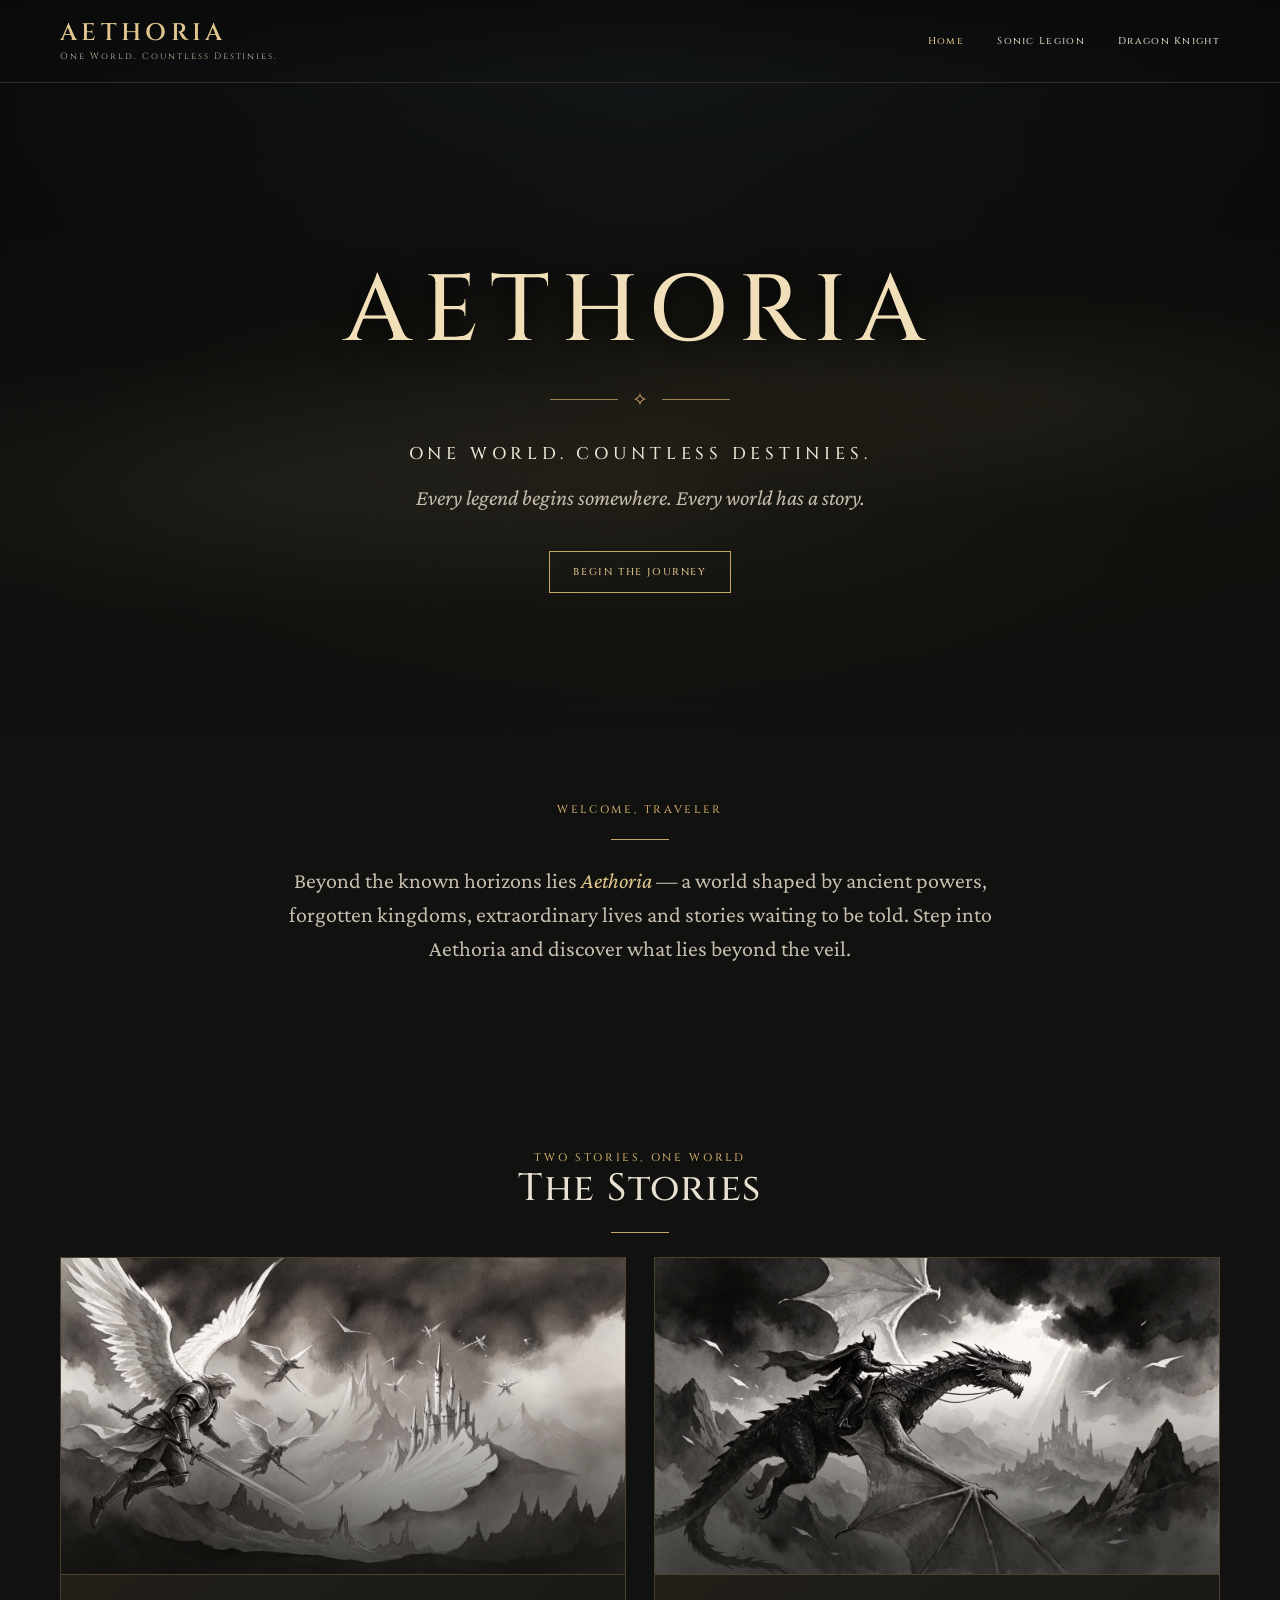
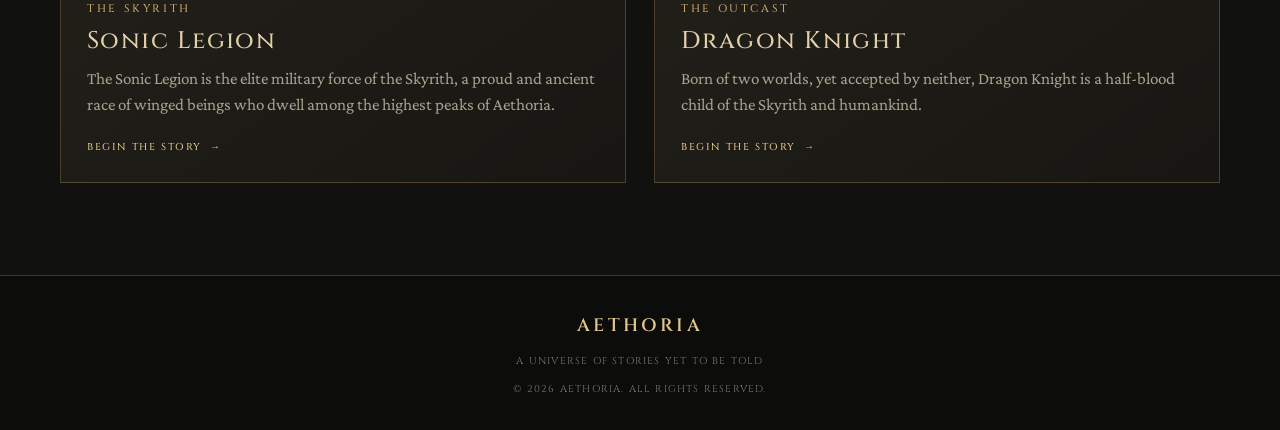
<file: index.html>
<!DOCTYPE html>
<html lang="en">
<head>
  <!-- Google Tag Manager -->
  <script>(function(w,d,s,l,i){w[l]=w[l]||[];w[l].push({'gtm.start':
  new Date().getTime(),event:'gtm.js'});var f=d.getElementsByTagName(s)[0],
  j=d.createElement(s),dl=l!='dataLayer'?'&l='+l:'';j.async=true;j.src=
  'https://www.googletagmanager.com/gtm.js?id='+i+dl;f.parentNode.insertBefore(j,f);
  })(window,document,'script','dataLayer','GTM-55S8BMSV');</script>
  <!-- End Google Tag Manager -->
  <meta charset="UTF-8" />
  <meta name="viewport" content="width=device-width, initial-scale=1.0" />
  <meta name="description" content="Aethoria — an epic fantasy universe of stories, kingdoms, legends and forgotten mysteries." />
  <title>AETHORIA</title>
  <link rel="icon" href="assets/icons/favicon.ico" sizes="any">
  <link rel="icon" type="image/png" sizes="32x32" href="assets/icons/favicon-32x32.png">
  <link rel="icon" type="image/png" sizes="16x16" href="assets/icons/favicon-16x16.png">
  <link rel="apple-touch-icon" sizes="180x180" href="assets/icons/apple-touch-icon.png">
  <link rel="preconnect" href="https://fonts.googleapis.com">
  <link rel="preconnect" href="https://fonts.gstatic.com" crossorigin>
  <link href="https://fonts.googleapis.com/css2?family=Cinzel:wght@400;500;600;700&family=Crimson+Pro:wght@400;500;600&display=swap" rel="stylesheet">
  <link rel="stylesheet" href="assets/style.css">
  <script>document.documentElement.classList.add("js");</script>
  <script src="assets/main.js" defer></script>
</head>
<body>
  <!-- Google Tag Manager (noscript) -->
  <noscript><iframe src="https://www.googletagmanager.com/ns.html?id=GTM-55S8BMSV"
  height="0" width="0" style="display:none;visibility:hidden"></iframe></noscript>
  <!-- End Google Tag Manager (noscript) -->
  <header class="site-header">
    <div class="container nav">
      <a class="brand" href="index.html">AETHORIA<small>One World. Countless Destinies.</small></a>
      <button class="menu-toggle" type="button" aria-label="Toggle navigation" aria-controls="site-nav" aria-expanded="false">MENU</button>
      <nav class="nav-links" id="site-nav" aria-label="Main navigation">
        <a href="index.html" aria-current="page">Home</a>
        <a href="sonic-legion.html">Sonic Legion</a>
        <a href="dragon-knight.html">Dragon Knight</a>
      </nav>
    </div>
  </header>

  <main>
    <!-- Hero image: set --hero-image in assets/style.css (IMAGE SLOTS) -->
    <section class="hero" id="home">
      <div class="hero-content">
        <h1>AETHORIA</h1>
        <div class="hero-rule">✧</div>
        <p class="hero-tagline">One World. Countless Destinies.</p>
        <p class="hero-subline">Every legend begins somewhere. Every world has a story.</p>
        <a class="button" href="#stories">Begin the journey</a>
      </div>
    </section>

    <section class="section intro">
      <div class="container reveal">
        <div class="eyebrow">Welcome, traveler</div>
        <div class="gold-line center"></div>
        <p class="intro-copy">
          Beyond the known horizons lies <em>Aethoria</em> — a world shaped by ancient powers,
          forgotten kingdoms, extraordinary lives and stories waiting to be told.
          Step into Aethoria and discover what lies beyond the veil.
        </p>
      </div>
    </section>

    <section class="section stories" id="stories">
      <div class="container">
        <div class="reveal">
          <div class="eyebrow">Two stories, one world</div>
          <h2 class="section-heading">The Stories</h2>
          <div class="gold-line center"></div>
        </div>
        <div class="story-grid">
          <a class="story-card reveal" href="sonic-legion.html">
            <!-- Card image: set --art-image for .story-art--sonic in assets/style.css -->
            <div class="story-art story-art--sonic" role="img" aria-label="Winged Skyrith warriors of the Sonic Legion flying over the mountain peaks"></div>
            <div class="story-body">
              <div class="eyebrow">The Skyrith</div>
              <h3>Sonic Legion</h3>
              <p>The Sonic Legion is the elite military force of the Skyrith,
                a proud and ancient race of winged beings who dwell among the highest peaks of Aethoria.</p>
              <span class="story-link">Begin the story</span>
            </div>
          </a>
          <a class="story-card reveal" href="dragon-knight.html">
            <!-- Card image: set --art-image for .story-art--dragon in assets/style.css -->
            <div class="story-art story-art--dragon" role="img" aria-label="Dragon Knight riding his dragon above the mountains"></div>
            <div class="story-body">
              <div class="eyebrow">The Outcast</div>
              <h3>Dragon Knight</h3>
              <p>Born of two worlds, yet accepted by neither, Dragon Knight is a half-blood child of the Skyrith and humankind.</p>
              <span class="story-link">Begin the story</span>
            </div>
          </a>
        </div>
      </div>
    </section>
  </main>

  <footer>
    <a class="brand" href="index.html">AETHORIA</a>
    <p>A UNIVERSE OF STORIES YET TO BE TOLD</p>
    <p>© <span id="year"></span> AETHORIA. ALL RIGHTS RESERVED.</p>
  </footer>
</body>
</html>
</file>
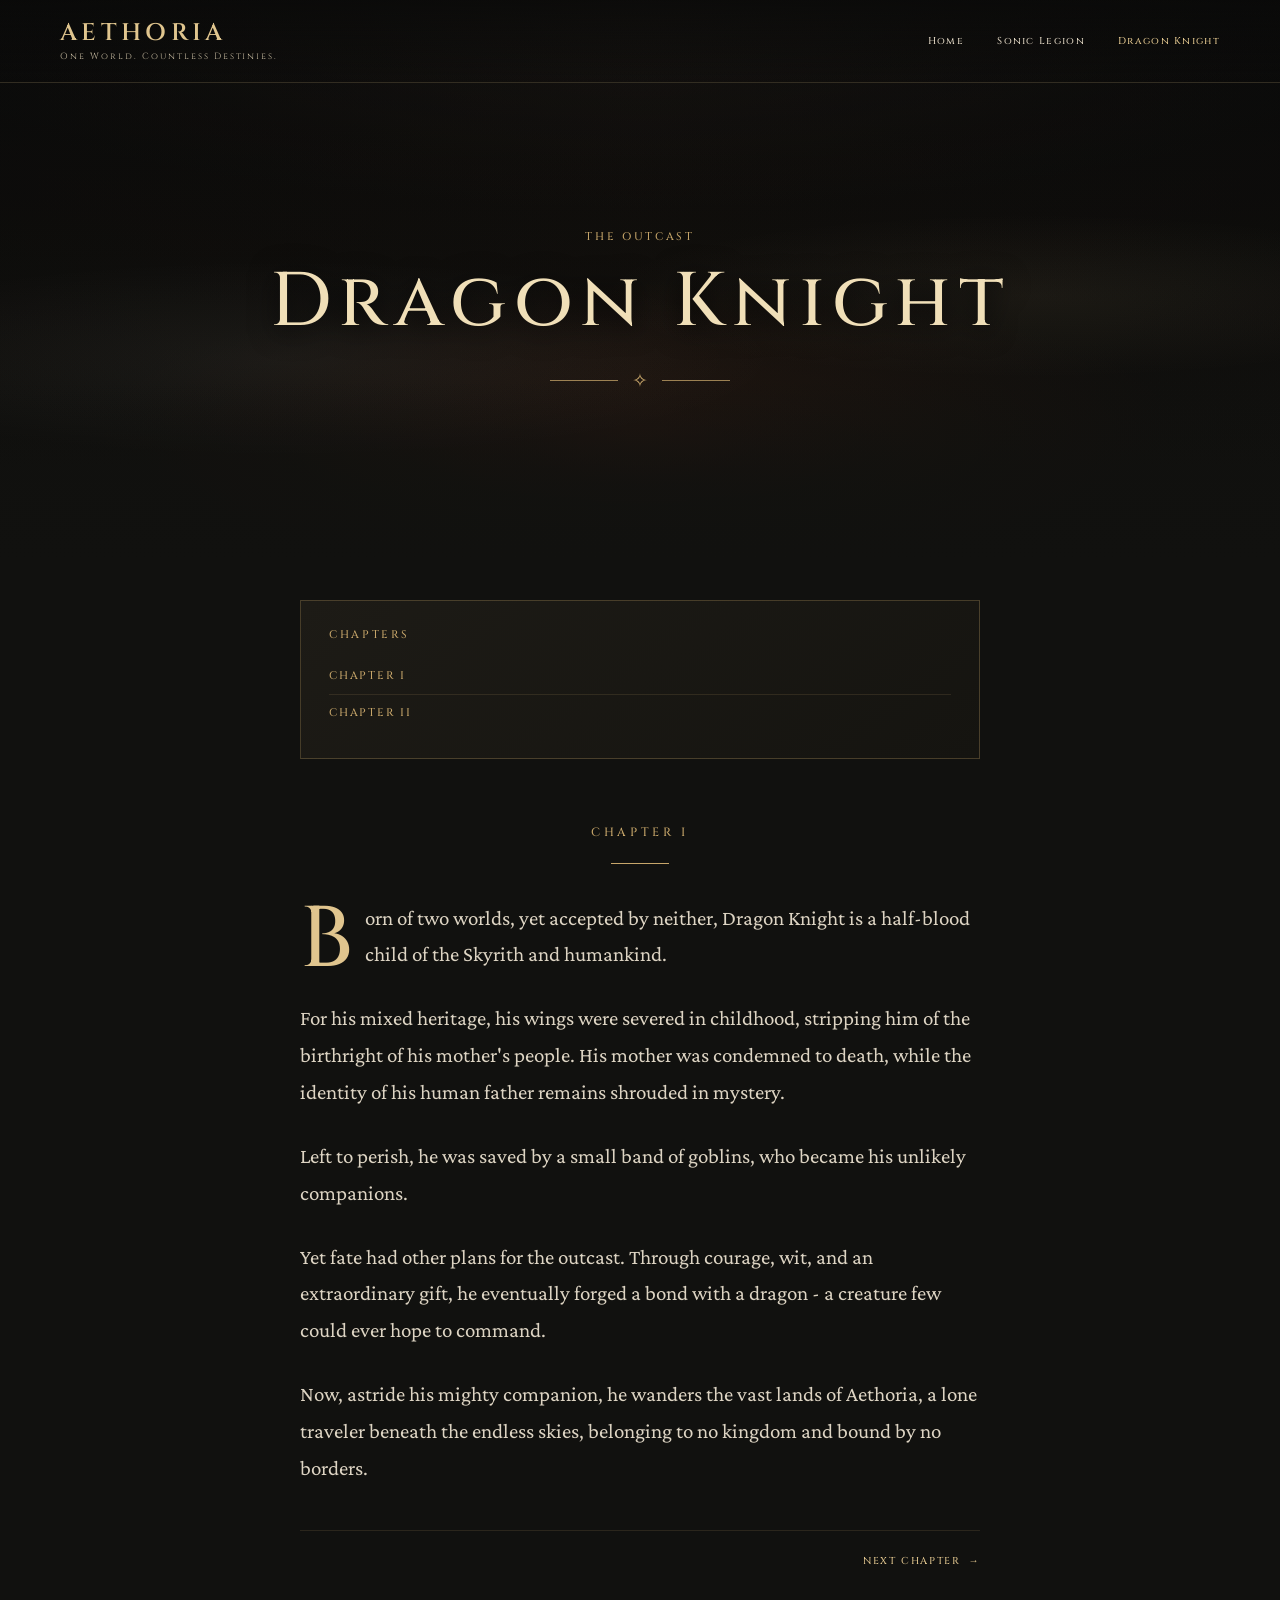
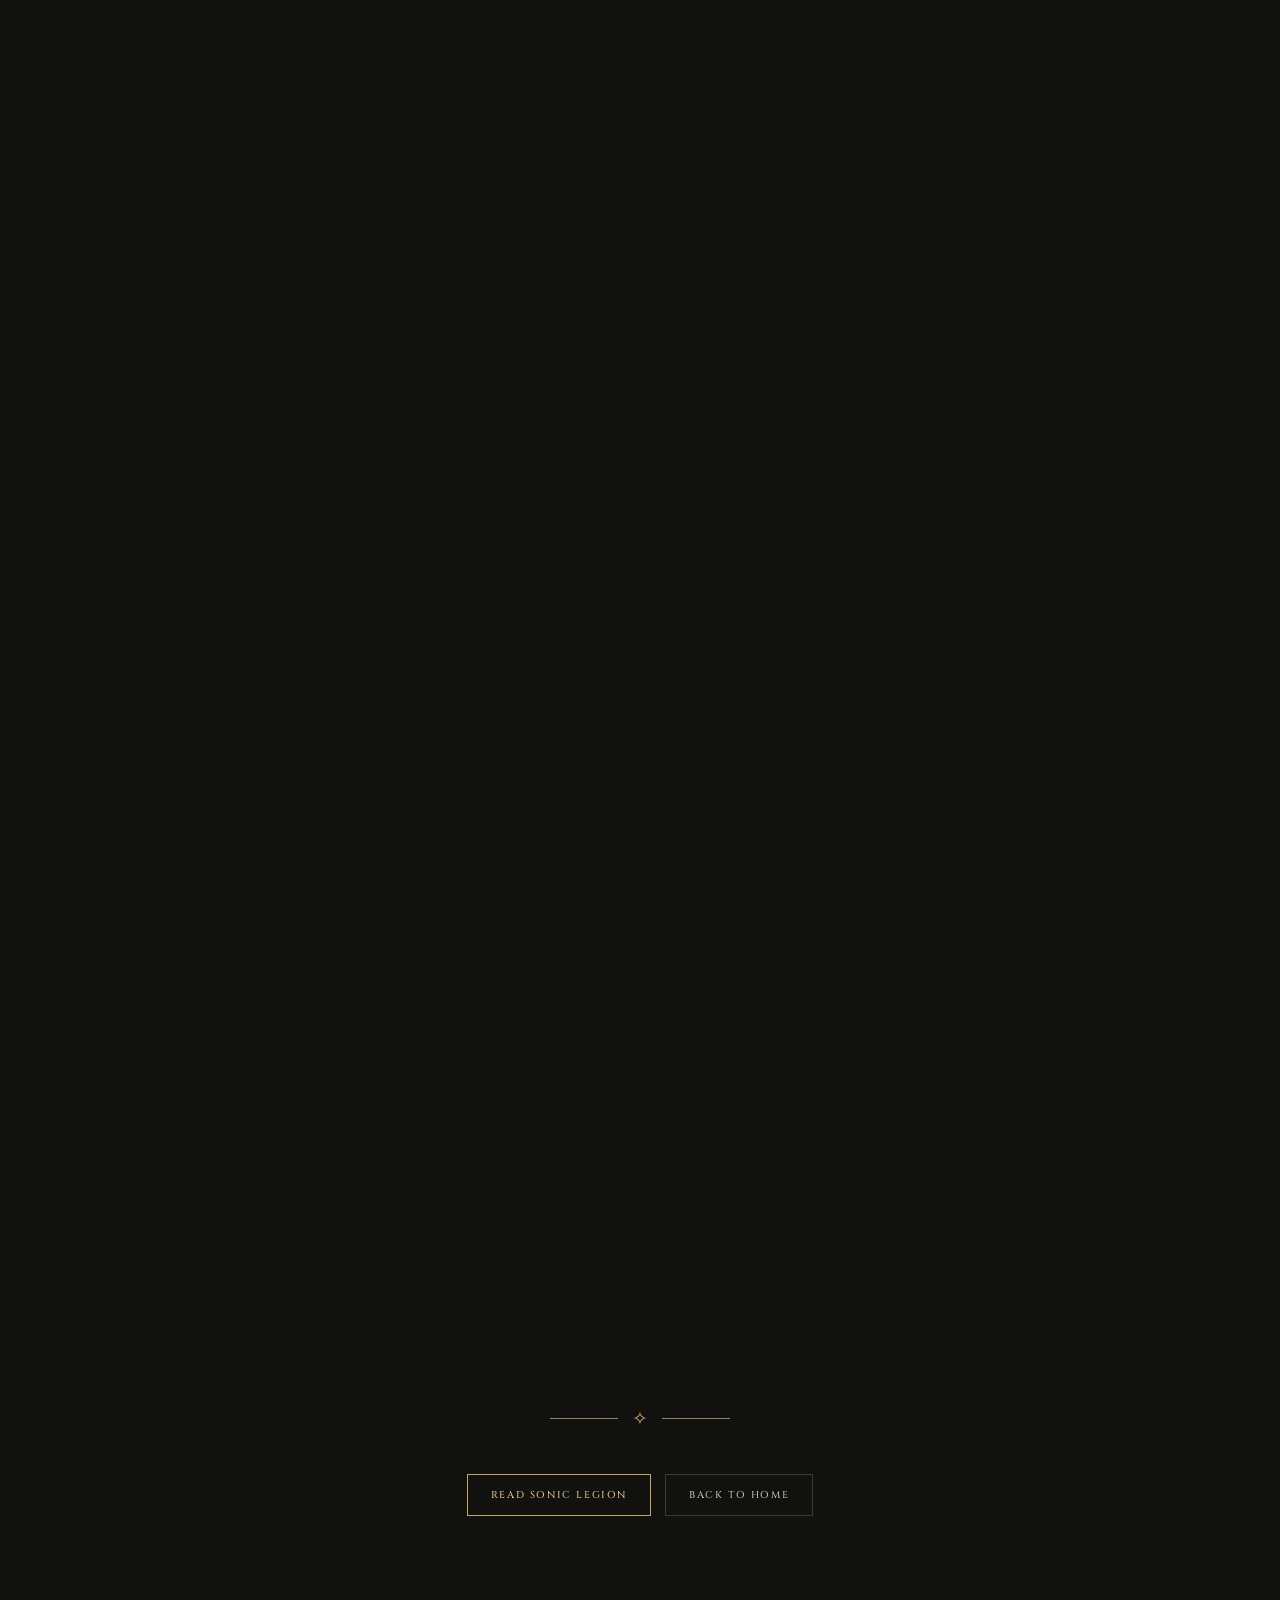
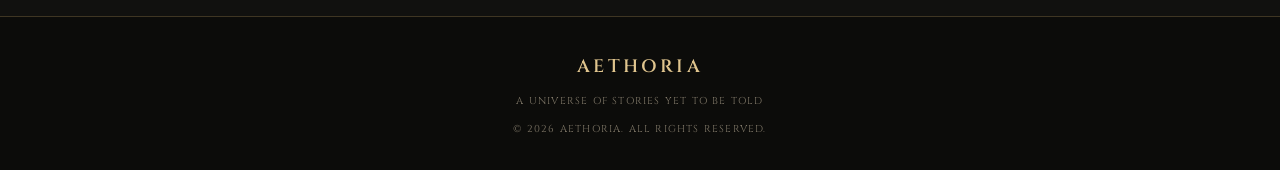
<file: dragon-knight.html>
<!DOCTYPE html>
<html lang="en">
<head>
  <!-- Google Tag Manager -->
  <script>(function(w,d,s,l,i){w[l]=w[l]||[];w[l].push({'gtm.start':
  new Date().getTime(),event:'gtm.js'});var f=d.getElementsByTagName(s)[0],
  j=d.createElement(s),dl=l!='dataLayer'?'&l='+l:'';j.async=true;j.src=
  'https://www.googletagmanager.com/gtm.js?id='+i+dl;f.parentNode.insertBefore(j,f);
  })(window,document,'script','dataLayer','GTM-55S8BMSV');</script>
  <!-- End Google Tag Manager -->
  <meta charset="UTF-8" />
  <meta name="viewport" content="width=device-width, initial-scale=1.0" />
  <meta name="description" content="Dragon Knight — born of two worlds, yet accepted by neither. A story of Aethoria." />
  <title>Dragon Knight — AETHORIA</title>
  <link rel="icon" href="assets/icons/favicon.ico" sizes="any">
  <link rel="icon" type="image/png" sizes="32x32" href="assets/icons/favicon-32x32.png">
  <link rel="icon" type="image/png" sizes="16x16" href="assets/icons/favicon-16x16.png">
  <link rel="apple-touch-icon" sizes="180x180" href="assets/icons/apple-touch-icon.png">
  <link rel="preconnect" href="https://fonts.googleapis.com">
  <link rel="preconnect" href="https://fonts.gstatic.com" crossorigin>
  <link href="https://fonts.googleapis.com/css2?family=Cinzel:wght@400;500;600;700&family=Crimson+Pro:wght@400;500;600&display=swap" rel="stylesheet">
  <link rel="stylesheet" href="assets/style.css">
  <link rel="stylesheet" href="assets/story-reader.css">
  <script>document.documentElement.classList.add("js");</script>
  <script src="assets/main.js" defer></script>
  <script src="assets/story-reader.js" defer></script>
</head>
<body>
  <!-- Google Tag Manager (noscript) -->
  <noscript><iframe src="https://www.googletagmanager.com/ns.html?id=GTM-55S8BMSV"
  height="0" width="0" style="display:none;visibility:hidden"></iframe></noscript>
  <!-- End Google Tag Manager (noscript) -->
  <header class="site-header">
    <div class="container nav">
      <a class="brand" href="index.html">AETHORIA<small>One World. Countless Destinies.</small></a>
      <button class="menu-toggle" type="button" aria-label="Toggle navigation" aria-controls="site-nav" aria-expanded="false">MENU</button>
      <nav class="nav-links" id="site-nav" aria-label="Main navigation">
        <a href="index.html">Home</a>
        <a href="sonic-legion.html">Sonic Legion</a>
        <a href="dragon-knight.html" aria-current="page">Dragon Knight</a>
      </nav>
    </div>
  </header>

  <main>
    <!-- Hero image: set --hero-image for .hero--dragon in assets/style.css (IMAGE SLOTS) -->
    <section class="hero hero--story hero--dragon">
      <div class="hero-content">
        <div class="eyebrow">The Outcast</div>
        <h1>Dragon Knight</h1>
        <div class="hero-rule">✧</div>
      </div>
    </section>

    <section class="story">
      <!-- Chapters are loaded by assets/story-reader.js from content/stories/dragon-knight/ -->
      <div class="reading" data-story="dragon-knight">

        <!-- Chapter index: filled in automatically by assets/story-reader.js once 2+ chapters are published -->
        <nav class="chapter-index" aria-label="Chapters" hidden>
          <div class="eyebrow">Chapters</div>
          <ol></ol>
        </nav>

        <noscript>
          <p class="story-message">JavaScript is required to read this story. Please enable JavaScript in your browser.</p>
        </noscript>

      </div>
    </section>

    <section class="story-end">
      <div class="container reveal">
        <div class="hero-rule">✧</div>
        <div class="story-end-links">
          <a class="button" href="sonic-legion.html">Read Sonic Legion</a>
          <a class="button button--ghost" href="index.html">Back to Home</a>
        </div>
      </div>
    </section>
  </main>

  <footer>
    <a class="brand" href="index.html">AETHORIA</a>
    <p>A UNIVERSE OF STORIES YET TO BE TOLD</p>
    <p>© <span id="year"></span> AETHORIA. ALL RIGHTS RESERVED.</p>
  </footer>
</body>
</html>
</file>
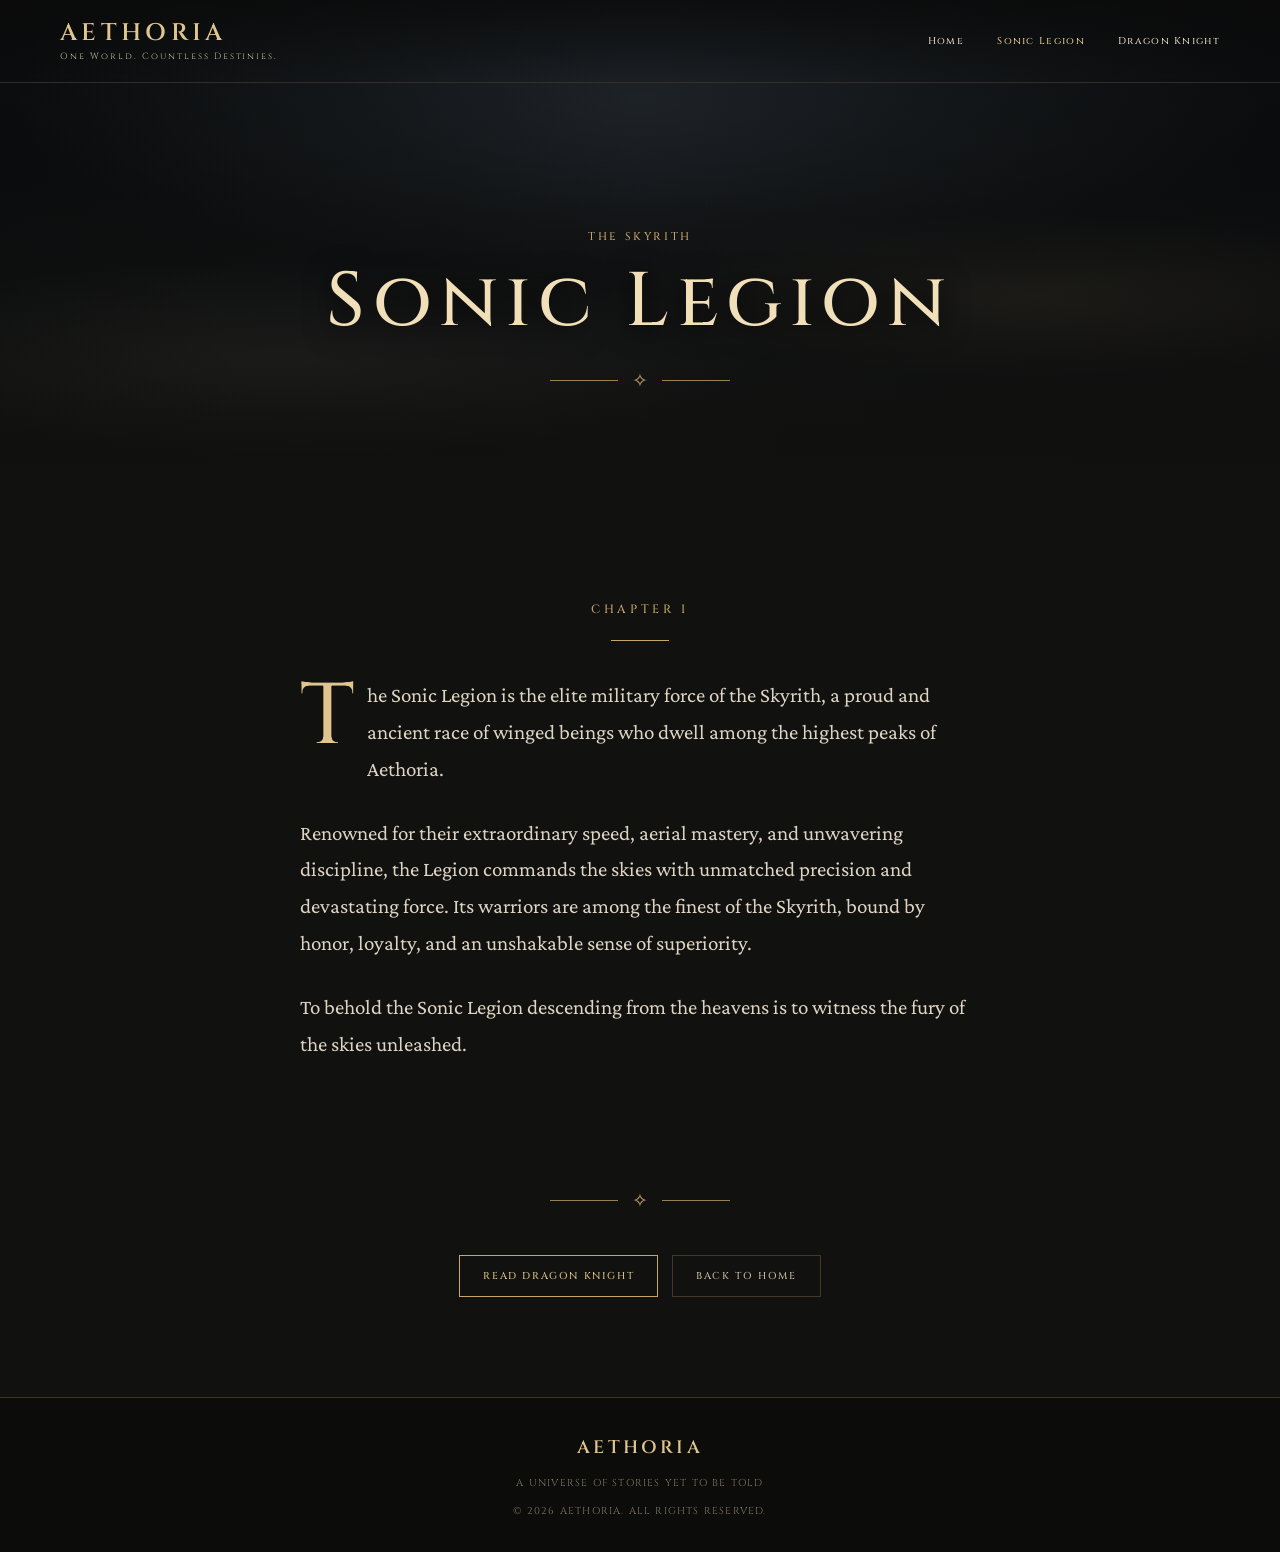
<file: sonic-legion.html>
<!DOCTYPE html>
<html lang="en">
<head>
  <!-- Google Tag Manager -->
  <script>(function(w,d,s,l,i){w[l]=w[l]||[];w[l].push({'gtm.start':
  new Date().getTime(),event:'gtm.js'});var f=d.getElementsByTagName(s)[0],
  j=d.createElement(s),dl=l!='dataLayer'?'&l='+l:'';j.async=true;j.src=
  'https://www.googletagmanager.com/gtm.js?id='+i+dl;f.parentNode.insertBefore(j,f);
  })(window,document,'script','dataLayer','GTM-55S8BMSV');</script>
  <!-- End Google Tag Manager -->
  <meta charset="UTF-8" />
  <meta name="viewport" content="width=device-width, initial-scale=1.0" />
  <meta name="description" content="Sonic Legion — the elite military force of the Skyrith. A story of Aethoria." />
  <title>Sonic Legion — AETHORIA</title>
  <link rel="icon" href="assets/icons/favicon.ico" sizes="any">
  <link rel="icon" type="image/png" sizes="32x32" href="assets/icons/favicon-32x32.png">
  <link rel="icon" type="image/png" sizes="16x16" href="assets/icons/favicon-16x16.png">
  <link rel="apple-touch-icon" sizes="180x180" href="assets/icons/apple-touch-icon.png">
  <link rel="preconnect" href="https://fonts.googleapis.com">
  <link rel="preconnect" href="https://fonts.gstatic.com" crossorigin>
  <link href="https://fonts.googleapis.com/css2?family=Cinzel:wght@400;500;600;700&family=Crimson+Pro:wght@400;500;600&display=swap" rel="stylesheet">
  <link rel="stylesheet" href="assets/style.css">
  <link rel="stylesheet" href="assets/story-reader.css">
  <script>document.documentElement.classList.add("js");</script>
  <script src="assets/main.js" defer></script>
  <script src="assets/story-reader.js" defer></script>
</head>
<body>
  <!-- Google Tag Manager (noscript) -->
  <noscript><iframe src="https://www.googletagmanager.com/ns.html?id=GTM-55S8BMSV"
  height="0" width="0" style="display:none;visibility:hidden"></iframe></noscript>
  <!-- End Google Tag Manager (noscript) -->
  <header class="site-header">
    <div class="container nav">
      <a class="brand" href="index.html">AETHORIA<small>One World. Countless Destinies.</small></a>
      <button class="menu-toggle" type="button" aria-label="Toggle navigation" aria-controls="site-nav" aria-expanded="false">MENU</button>
      <nav class="nav-links" id="site-nav" aria-label="Main navigation">
        <a href="index.html">Home</a>
        <a href="sonic-legion.html" aria-current="page">Sonic Legion</a>
        <a href="dragon-knight.html">Dragon Knight</a>
      </nav>
    </div>
  </header>

  <main>
    <!-- Hero image: set --hero-image for .hero--sonic in assets/style.css (IMAGE SLOTS) -->
    <section class="hero hero--story hero--sonic">
      <div class="hero-content">
        <div class="eyebrow">The Skyrith</div>
        <h1>Sonic Legion</h1>
        <div class="hero-rule">✧</div>
      </div>
    </section>

    <section class="story">
      <!-- Chapters are loaded by assets/story-reader.js from content/stories/sonic-legion/ -->
      <div class="reading" data-story="sonic-legion">

        <!-- Chapter index: filled in automatically by assets/story-reader.js once 2+ chapters are published -->
        <nav class="chapter-index" aria-label="Chapters" hidden>
          <div class="eyebrow">Chapters</div>
          <ol></ol>
        </nav>

        <noscript>
          <p class="story-message">JavaScript is required to read this story. Please enable JavaScript in your browser.</p>
        </noscript>

      </div>
    </section>

    <section class="story-end">
      <div class="container reveal">
        <div class="hero-rule">✧</div>
        <div class="story-end-links">
          <a class="button" href="dragon-knight.html">Read Dragon Knight</a>
          <a class="button button--ghost" href="index.html">Back to Home</a>
        </div>
      </div>
    </section>
  </main>

  <footer>
    <a class="brand" href="index.html">AETHORIA</a>
    <p>A UNIVERSE OF STORIES YET TO BE TOLD</p>
    <p>© <span id="year"></span> AETHORIA. ALL RIGHTS RESERVED.</p>
  </footer>
</body>
</html>
</file>
<file: assets/style.css>
/* AETHORIA — shared stylesheet for all pages */

:root {
  --bg: #11110f;
  --gold: #c7a66a;
  --gold-light: #e0c58e;
  --text: #e8e0d0;
  --muted: #aaa18f;
  --line: rgba(199, 166, 106, .27);
  --serif: "Crimson Pro", Georgia, serif;
  --display: "Cinzel", Georgia, serif;
  --content: 1160px;
}

/* ------------------------------------------------------------------
   IMAGE SLOTS — replace "none" with url("../Images/your-file.jpg")
   when the final illustrations are ready. Until then, the dark
   atmospheric gradients below are shown instead.
   ------------------------------------------------------------------ */
.hero              { --hero-image: none; }   /* Home hero, e.g. url("../Images/hero-home.jpg") */
.hero--sonic       { --hero-image: none; }   /* Sonic Legion page hero, e.g. url("../Images/sonic-legion-hero.jpg") */
.hero--dragon      { --hero-image: none; }   /* Dragon Knight page hero, e.g. url("../Images/dragon-knight-hero.jpg") */
.story-art--sonic  { --art-image: url("images/characters/sonic-legion.png"); }    /* Sonic Legion card */
.story-art--dragon { --art-image: url("images/characters/dragon-knight.png"); }   /* Dragon Knight card */

* { box-sizing: border-box; }
html { scroll-behavior: smooth; }
body {
  margin: 0;
  background: var(--bg);
  color: var(--text);
  font-family: var(--serif);
  font-size: 19px;
  line-height: 1.55;
}
a { color: inherit; text-decoration: none; }
button { font: inherit; }
.container { width: min(var(--content), calc(100% - 48px)); margin: 0 auto; }
.eyebrow {
  color: var(--gold);
  font: 500 11px/1.5 var(--display);
  letter-spacing: .24em;
  text-transform: uppercase;
}
.section { padding: 92px 0; }
.section-heading { margin: 0 0 10px; font: 500 clamp(26px, 4vw, 38px)/1.2 var(--display); letter-spacing: .04em; }
.gold-line { width: 58px; height: 1px; background: var(--gold); margin: 20px 0 24px; }
.gold-line.center { margin-left: auto; margin-right: auto; }

/* Navigation */
.site-header {
  position: absolute; z-index: 10; top: 0; left: 0; right: 0;
  border-bottom: 1px solid rgba(224, 197, 142, .18);
  background: linear-gradient(180deg, rgba(10,10,9,.76), transparent);
}
.nav {
  min-height: 82px; display: flex; align-items: center; justify-content: space-between; gap: 28px;
}
.brand { font: 600 24px/1 var(--display); letter-spacing: .18em; color: var(--gold-light); white-space: nowrap; }
.brand small { display: block; margin-top: 7px; color: #c3b79e; font: 9px/1 var(--display); letter-spacing: .22em; }
.nav-links { display: flex; align-items: center; gap: clamp(16px, 2.6vw, 34px); }
.nav-links a { color: #ddd3c0; font: 500 10px var(--display); letter-spacing: .13em; transition: color .2s; }
.nav-links a:hover, .nav-links a[aria-current="page"] { color: var(--gold-light); }
.menu-toggle { display: none; color: var(--gold-light); background: none; border: 1px solid var(--line); padding: 9px 13px; font: 500 10px/1 var(--display); letter-spacing: .16em; cursor: pointer; }

/* Hero */
.hero {
  min-height: 760px; display: grid; place-items: center; text-align: center; position: relative; overflow: hidden;
  background:
    linear-gradient(180deg, rgba(9,10,10,.44) 0%, rgba(12,12,10,.26) 35%, #11110f 100%),
    linear-gradient(90deg, rgba(9,10,10,.52), rgba(9,10,10,.08), rgba(9,10,10,.52)),
    var(--hero-image) center 43%/cover no-repeat,
    var(--hero-fallback);
  /* Temporary atmosphere: night sky, faint gold glow on the horizon */
  --hero-fallback:
    radial-gradient(ellipse 65% 40% at 50% 64%, rgba(199,166,106,.20), transparent 70%),
    radial-gradient(ellipse 110% 65% at 50% 0%, #1d2226 0%, transparent 62%),
    linear-gradient(180deg, #0a0b0c 0%, #16150f 70%, #11110f 100%);
}
/* Slow drifting mist */
.hero::before {
  content: ""; position: absolute; inset: -20%;
  background:
    radial-gradient(ellipse 40% 18% at 30% 60%, rgba(232,224,208,.05), transparent 70%),
    radial-gradient(ellipse 35% 15% at 72% 52%, rgba(224,197,142,.06), transparent 70%);
  animation: mist 38s ease-in-out infinite alternate;
  pointer-events: none;
}
@keyframes mist { from { transform: translateX(-4%); } to { transform: translateX(4%); } }
.hero::after {
  content: ""; position: absolute; inset: auto 0 0; height: 180px;
  background: linear-gradient(transparent, var(--bg));
}
.hero-content { position: relative; z-index: 1; width: min(850px, calc(100% - 40px)); padding-top: 80px; }
.hero h1 { margin: 18px 0 12px; color: #f0dfb8; font: 500 clamp(48px, 10vw, 94px)/1 var(--display); letter-spacing: .12em; text-shadow: 0 4px 28px #000; }
.hero-rule { display: flex; align-items: center; justify-content: center; gap: 14px; margin: 26px auto; color: var(--gold); }
.hero-rule::before, .hero-rule::after { content: ""; width: 68px; height: 1px; background: var(--gold); opacity: .75; }
.hero-tagline { color: #eee5d5; font: 500 clamp(13px, 2vw, 17px)/1.6 var(--display); letter-spacing: .28em; text-transform: uppercase; margin: 0 auto 14px; }
.hero-subline { color: #c6bdad; font-size: clamp(18px, 2.6vw, 22px); font-style: italic; margin: 0 auto 36px; }
.hero-content > * { animation: rise 1.4s cubic-bezier(.2,.7,.2,1) both; }
.hero-content > :nth-child(2) { animation-delay: .25s; }
.hero-content > :nth-child(3) { animation-delay: .45s; }
.hero-content > :nth-child(4) { animation-delay: .65s; }
.hero-content > :nth-child(5) { animation-delay: .85s; }
@keyframes rise { from { opacity: 0; transform: translateY(14px); } to { opacity: 1; transform: none; } }
.button {
  display: inline-block; padding: 13px 23px; border: 1px solid var(--gold);
  color: var(--gold-light); font: 500 10px var(--display); letter-spacing: .16em; text-transform: uppercase;
  transition: .2s ease;
}
.button:hover { background: var(--gold); color: #17140e; }

/* Introduction */
.intro { text-align: center; padding-top: 42px; }
.intro-copy { max-width: 760px; margin: 0 auto; color: #c6bdad; font-size: 22px; }
.intro-copy em { color: var(--gold-light); }

/* Story cards (Home) */
.stories { text-align: center; }
.story-grid { display: grid; grid-template-columns: repeat(2, 1fr); gap: 28px; margin-top: 12px; text-align: left; }
.story-card {
  display: flex; flex-direction: column; border: 1px solid var(--line);
  background: linear-gradient(145deg, #27241c, #171612);
  transition: transform .35s ease, border-color .35s ease, box-shadow .35s ease;
}
.story-card:hover, .story-card:focus-visible { transform: translateY(-4px); border-color: rgba(199,166,106,.6); box-shadow: 0 18px 40px rgba(0,0,0,.45); }
.story-art {
  aspect-ratio: 16 / 9; position: relative; overflow: hidden;
  display: grid; place-items: center; border-bottom: 1px solid var(--line);
}
.story-art::before {
  content: ""; position: absolute; inset: 0; transition: transform 1.2s ease;
  background: linear-gradient(180deg, transparent 40%, rgba(17,17,15,.75)), var(--art-image) center/cover no-repeat, var(--art-fallback);
}
.story-card:hover .story-art::before { transform: scale(1.04); }
/* Temporary atmospheres: cold high peaks / embers and smoke */
.story-art--sonic  { --art-fallback: radial-gradient(ellipse 80% 60% at 50% 20%, #2b3540, transparent 70%), linear-gradient(180deg, #151a1f, #12110e); }
.story-art--dragon { --art-fallback: radial-gradient(ellipse 75% 55% at 50% 85%, rgba(150,62,28,.42), transparent 70%), linear-gradient(180deg, #17120f, #110f0c); }
.story-emblem { position: relative; color: var(--gold); font-size: 44px; text-shadow: 0 0 24px rgba(199,166,106,.35); }
.story-body { padding: 26px 26px 28px; display: flex; flex-direction: column; flex: 1; }
.story-body h3 { color: #e3d0a9; font: 500 clamp(20px, 2.4vw, 24px)/1.25 var(--display); letter-spacing: .06em; margin: 8px 0 10px; }
.story-body p { color: var(--muted); font-size: 17px; margin: 0 0 22px; }
.story-link { margin-top: auto; color: var(--gold-light); font: 500 10px var(--display); letter-spacing: .16em; text-transform: uppercase; }
.story-link::after { content: "→"; display: inline-block; margin-left: 8px; transition: transform .25s; }
.story-card:hover .story-link::after { transform: translateX(4px); }

/* Story pages */
.hero--story { min-height: 560px; }
.hero--story h1 { font-size: clamp(40px, 8vw, 76px); letter-spacing: .1em; }
.hero--story .eyebrow { margin-top: 10px; }
/* Temporary atmosphere: cold air above the high peaks */
.hero--sonic {
  --hero-fallback:
    radial-gradient(ellipse 70% 45% at 50% 18%, rgba(150,175,200,.16), transparent 70%),
    radial-gradient(ellipse 110% 60% at 50% 0%, #1c2329 0%, transparent 65%),
    linear-gradient(180deg, #0b0d10 0%, #121417 65%, #11110f 100%);
}
/* Temporary atmosphere: embers and smoke */
.hero--dragon {
  --hero-fallback:
    radial-gradient(ellipse 60% 40% at 50% 78%, rgba(150,62,28,.38), transparent 70%),
    radial-gradient(ellipse 100% 60% at 50% 0%, #1e1915 0%, transparent 62%),
    linear-gradient(180deg, #0c0a09 0%, #15110d 70%, #11110f 100%);
}

.story { padding: 40px 0 40px; }
.reading { width: min(680px, calc(100% - 48px)); margin: 0 auto; }

/* Chapter index — built by main.js, shown only when 2+ chapters are published */
.chapter-index { margin: 0 auto 64px; padding: 26px 28px; border: 1px solid var(--line); background: linear-gradient(145deg, #1d1b16, #151410); }
.chapter-index ol { list-style: none; margin: 14px 0 0; padding: 0; }
.chapter-index li + li { border-top: 1px solid rgba(199,166,106,.14); }
.chapter-index a { display: flex; align-items: baseline; gap: 16px; padding: 10px 0; color: #d7c9ae; transition: color .2s; }
.chapter-index a:hover { color: var(--gold-light); }
.chapter-index .num { flex: none; min-width: 92px; color: var(--gold); font: 500 11px/1.5 var(--display); letter-spacing: .16em; text-transform: uppercase; }

.chapter { scroll-margin-top: 30px; }
.chapter[hidden] { display: none; }
.chapter + .chapter::before { content: "✧"; display: block; margin: 72px 0; text-align: center; color: var(--gold); }
.chapter-header { text-align: center; margin-bottom: 36px; }
.chapter-number { color: var(--gold); font: 500 12px/1.5 var(--display); letter-spacing: .3em; text-transform: uppercase; margin: 0; }
.chapter-title { margin: 12px 0 0; color: #ecdcb8; font: 500 clamp(24px, 3.6vw, 32px)/1.25 var(--display); letter-spacing: .05em; }
.chapter-header .gold-line { margin: 22px auto 0; }
.chapter > p { margin: 0 0 1.3em; color: #ddd4c3; font-size: clamp(19px, 2.1vw, 21px); line-height: 1.75; }
.chapter > p:first-of-type::first-letter {
  float: left; margin: 6px 12px 0 0; color: var(--gold-light);
  font: 500 4.1em/.8 var(--display);
}

/* End of story */
.story-end { text-align: center; padding: 30px 0 100px; }
.story-end .hero-rule { margin-bottom: 40px; }
.story-end-links { display: flex; flex-wrap: wrap; justify-content: center; gap: 14px; }
.button--ghost { border-color: var(--line); color: #c9bda6; }

/* Fade-in on scroll (only when JS is running) */
.js .reveal { opacity: 0; transform: translateY(18px); transition: opacity 1s ease, transform 1s ease; }
.js .reveal.visible { opacity: 1; transform: none; }

/* Footer */
footer { padding: 34px 0; border-top: 1px solid var(--line); background: #0c0c0a; text-align: center; }
footer .brand { font-size: 18px; }
footer p { color: #817969; font: 10px var(--display); letter-spacing: .12em; margin: 14px 0 0; }

@media (max-width: 800px) {
  .nav { min-height: 72px; }
  .menu-toggle { display: block; }
  .nav-links { display: none; position: absolute; top: 72px; left: 0; right: 0; padding: 20px 24px; background: #14130f; border-bottom: 1px solid var(--line); flex-direction: column; align-items: flex-start; }
  .nav-links.open { display: flex; }
  .hero { min-height: 680px; }
  .story-grid { grid-template-columns: 1fr; max-width: 560px; margin-left: auto; margin-right: auto; }
}
@media (max-width: 540px) {
  .container { width: min(100% - 32px, var(--content)); }
  .nav { gap: 12px; }
  .brand { font-size: 20px; letter-spacing: .14em; }
  .brand small { font-size: 8px; letter-spacing: .14em; }
  .menu-toggle { flex: none; padding: 7px 10px; }
  .section { padding: 66px 0; }
  .hero { min-height: 620px; }
  .hero--story { min-height: 460px; }
  .hero h1 { letter-spacing: .07em; }
  .reading { width: calc(100% - 32px); }
  .chapter-index { padding: 20px; }
  .chapter-index .num { min-width: 78px; }
  .story-body { padding: 22px 20px 24px; }
}

@media (prefers-reduced-motion: reduce) {
  html { scroll-behavior: auto; }
  *, *::before, *::after { animation: none !important; transition: none !important; }
  .js .reveal { opacity: 1; transform: none; }
}
</file>
<file: assets/story-reader.css>
/* AETHORIA — story reader additions. Uses the tokens from style.css.
   Existing chapter and chapter-index styles stay in style.css. */

/* Previous / next chapter links — only rendered when 2+ chapters are published */
.chapter-nav {
  display: flex; flex-wrap: wrap; justify-content: space-between; gap: 14px 24px;
  margin-top: 44px; padding-top: 22px; border-top: 1px solid rgba(199,166,106,.14);
}
.chapter-nav a {
  color: var(--gold-light); font: 500 10px/1.6 var(--display); letter-spacing: .16em; text-transform: uppercase;
  transition: color .2s;
}
.chapter-nav a:hover { color: #f0dfb8; }
.chapter-nav-prev::before { content: "←"; display: inline-block; margin-right: 8px; transition: transform .25s; }
.chapter-nav-next { margin-left: auto; }
.chapter-nav-next::after { content: "→"; display: inline-block; margin-left: 8px; transition: transform .25s; }
.chapter-nav-prev:hover::before { transform: translateX(-4px); }
.chapter-nav-next:hover::after { transform: translateX(4px); }

/* Load-failure and no-JavaScript message */
.story-message {
  margin: 24px auto; text-align: center; color: #c6bdad;
  font-size: clamp(18px, 2.6vw, 22px); font-style: italic;
}
.story-message::before {
  content: "✧"; display: block; margin-bottom: 18px; color: var(--gold); font-style: normal;
}
</file>
